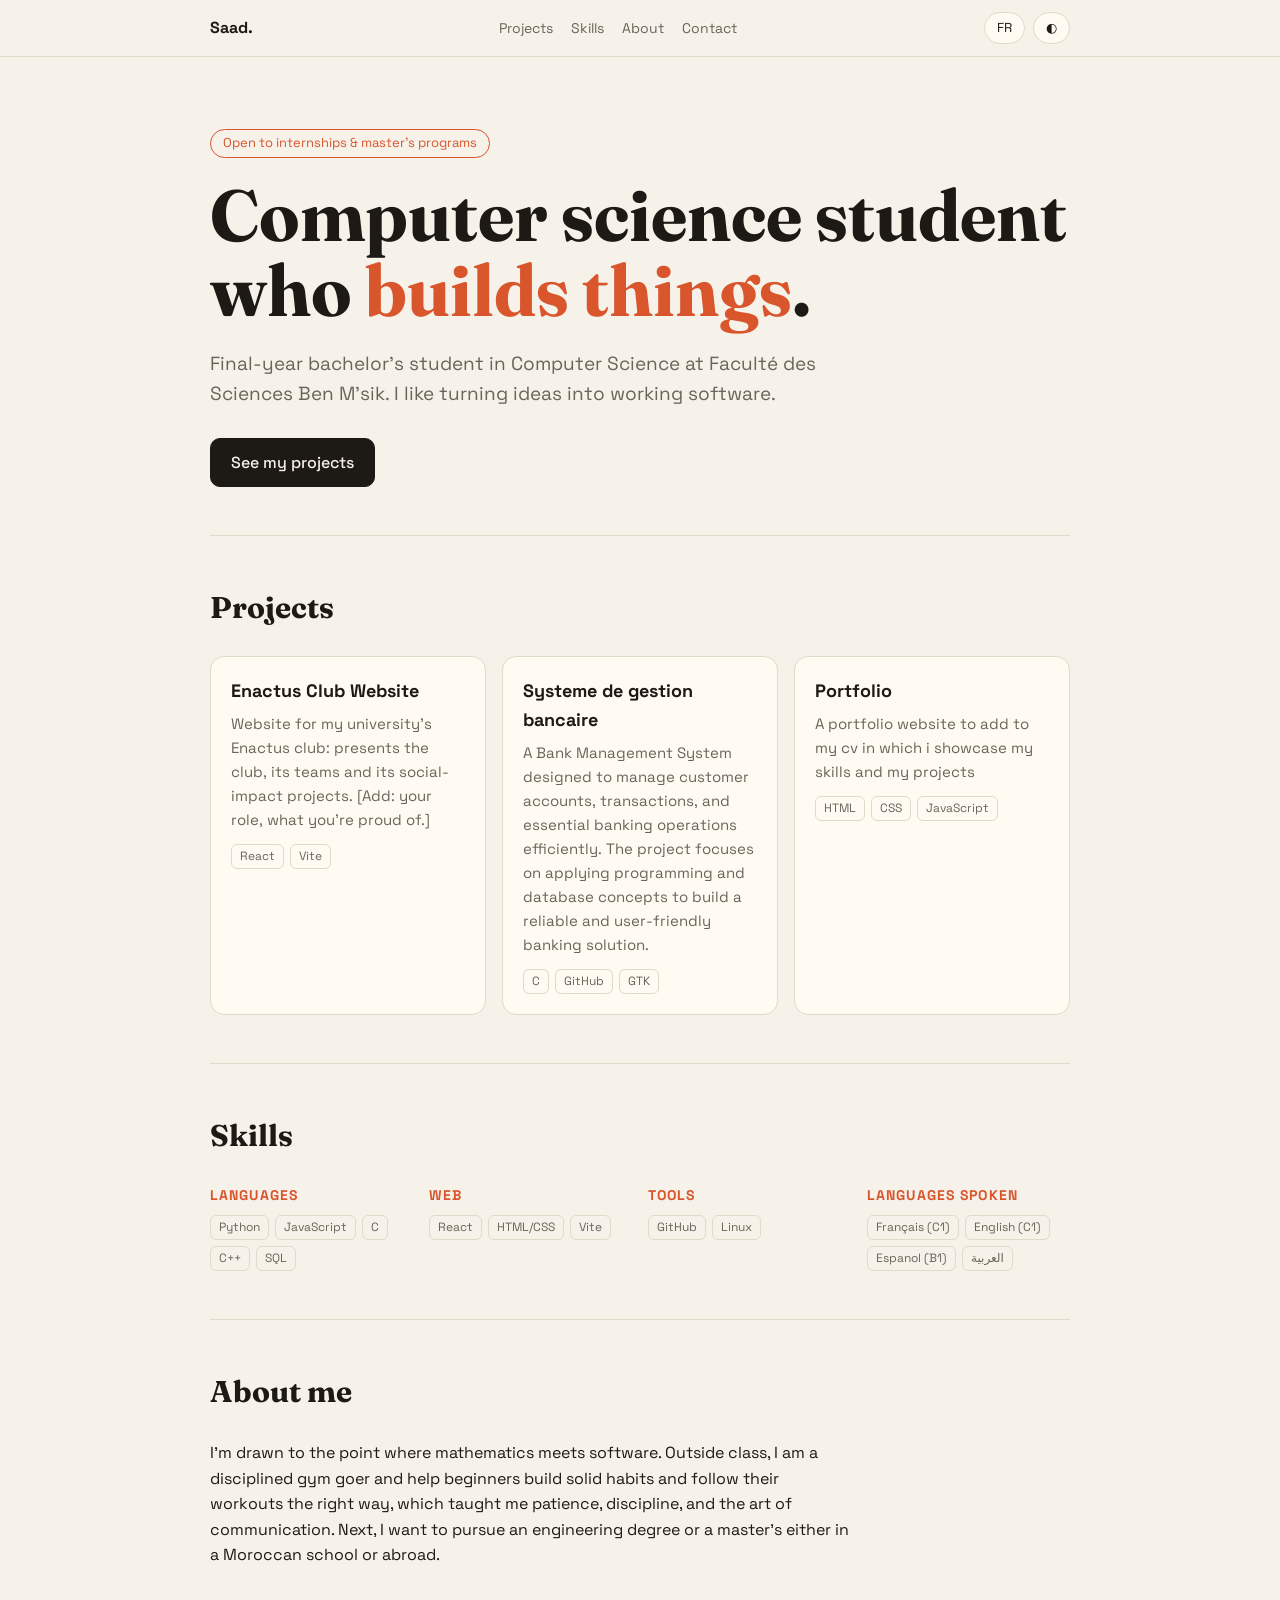
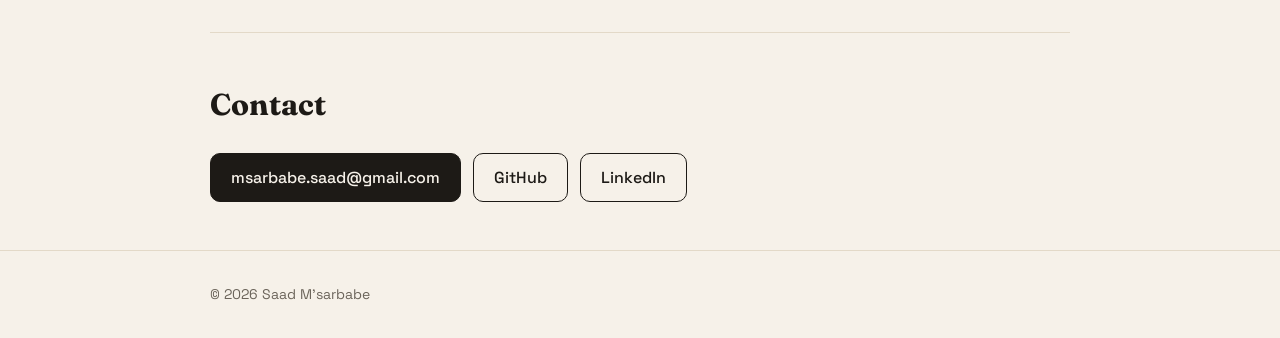
<file: index.html>
<!DOCTYPE html>
<html lang="en">
<head>
<meta charset="utf-8">
<meta name="viewport" content="width=device-width, initial-scale=1, viewport-fit=cover">
<title>Saad — Portfolio</title>
<link rel="preconnect" href="https://fonts.googleapis.com">
<link href="https://fonts.googleapis.com/css2?family=Fraunces:opsz,wght@9..144,500;9..144,700&family=Space+Grotesk:wght@400;500;600&display=swap" rel="stylesheet">
<link rel="stylesheet" href="PortfolioStyle.css">
<script src="Portfolio.js" defer></script>
</head>


<body>
<nav><div class="wrap">
  <strong>Saad.</strong>
  <div class="links">
    <a href="#projects"><span data-en>Projects</span><span data-fr>Projets</span></a>
    <a href="#skills"><span data-en>Skills</span><span data-fr>Compétences</span></a>
    <a href="#about"><span data-en>About</span><span data-fr>À propos</span></a>
    <a href="#contact">Contact</a>
  </div>
  <div class="tools"><button id="lang" aria-label="Language">FR</button><button id="theme" aria-label="Theme">◐</button></div>
</div></nav>

<main class="wrap">
<header class="hero">
  <span class="tag" data-en>Open to internships &amp; master's programs</span>
  <span class="tag" data-fr>Ouvert aux stages &amp; masters</span>
  <h1><span data-en>Computer science student who <em>builds things</em>.</span><span data-fr>Étudiant en informatique qui <em>construit des choses</em>.</span></h1>
  <p class="lead">
    <span data-en>Final-year bachelor's student in Computer Science at Faculté des Sciences Ben M'sik. I like turning ideas into working software.</span>
    <span data-fr>Étudiant en 3e année de licence en informatique à la Faculté des Sciences Ben M'sik. J'aime transformer des idées en logiciels qui fonctionnent.</span>
  </p>
  <div class="cta">
    <a class="btn main" href="#projects"><span data-en>See my projects</span><span data-fr>Voir mes projets</span></a>
  </div>
</header>

<section id="projects">
  <h2><span data-en>Projects</span><span data-fr>Projets</span></h2>
  <div class="grid">
    <article class="card">
      <h3>Enactus Club Website</h3>
      <p data-en>Website for my university's Enactus club: presents the club, its teams and its social-impact projects. [Add: your role, what you're proud of.]</p>
      <p data-fr>Site web du club Enactus de mon université : présentation du club, des équipes et des projets à impact social. [À compléter : votre rôle, votre fierté.]</p>
      <div class="chips"><span class="chip">React</span><span class="chip">Vite</span></div>
    </article>
    <article class="card">
      <h3>Systeme de gestion bancaire</h3>
      <p data-en>A Bank Management System designed to manage customer accounts, transactions, and essential banking operations efficiently. The project focuses on applying programming and database concepts to build a reliable and user-friendly banking solution.
</p>
      <p data-fr>Un systeme de gestion bancaire ayant comme objectif gerer efficacement les comptes clients, les transactions et les principales operations bancaires. Ce projet met en pratique les concepts de programmation et de bases de donnees afin de creer une solution fiable et intuitive.
</p>
      <div class="chips"><span class="chip">C</span><span class="chip">GitHub</span><span class="chip">GTK</span></div>
    </article>
    <article class="card">
      <h3>Portfolio</h3>
      <p data-en>A portfolio website to add to my cv in which i showcase my skills and my projects</p>
      <p data-fr>Un site web personnel dans lequel je partage mes compétences et mes projets réalisés</p>
      <div class="chips"><span class="chip">HTML</span><span class="chip">CSS</span><span class="chip">JavaScript</span></div>
    </article>
  </div>
</section>

<section id="skills">
  <h2><span data-en>Skills</span><span data-fr>Compétences</span></h2>
  <div class="skills">
    <div><h3><span data-en>Languages</span><span data-fr>Langages</span></h3><div class="chips"><span class="chip">Python</span><span class="chip">JavaScript</span><span class="chip">C</span><span class="chip">C++</span><span class="chip">SQL</span></div></div>
    <div><h3>Web</h3><div class="chips"><span class="chip">React</span><span class="chip">HTML/CSS</span><span class="chip">Vite</span></div></div>
    <div><h3><span data-en>Tools</span><span data-fr>Outils</span></h3><div class="chips"><span class="chip">GitHub</span><span class="chip">Linux</span></div></div>
    <div><h3><span data-en>Languages spoken</span><span data-fr>Langues</span></h3><div class="chips"><span class="chip">Français (C1)</span><span class="chip">English (C1)</span><span class="chip">Espanol (B1)</span><span class="chip">العربية</span></div></div>
  </div>
</section>

<section id="about">
  <h2><span data-en>About me</span><span data-fr>À propos</span></h2>
  <p class="about" data-en>I'm drawn to the point where mathematics meets software. Outside class, I am a disciplined gym goer and help beginners build solid habits and follow their workouts the right way, which taught me patience, discipline, and the art of communication. Next, I want to pursue an engineering degree or a master's either in a Moroccan school or abroad.</p>
  <p class="about" data-fr>Je suis attiré par le point de rencontre entre les mathématiques et le logiciel. En dehors des cours, je m'entraîne avec rigueur en salle de sport et j'aide les débutants à prendre de bonnes habitudes et à suivre correctement leurs entraînements, ce qui m'a appris la patience, la discipline et l'art de communiquer. Ensuite, je souhaite poursuivre un cycle ingénieur ou un master, dans une école marocaine ou à l'étranger.</p>
</section>

<section id="contact">
  <h2>Contact</h2>
  <div class="cta">
    <a class="btn main" href="mailto:msarbabe,saad@gmail.com">msarbabe.saad@gmail.com</a>
    <a class="btn" href="https://github.com/msar-saad" >GitHub</a>
    <a class="btn" href="https://www.linkedin.com/in/saad-m-sarbabe-06228b301/" >LinkedIn</a>
  </div>
</section>
</main>
<footer><div class="wrap">© 2026 Saad M'sarbabe</div></footer>


</body>
</html>
</file>
<file: PortfolioStyle.css>
:root{--bg:#f6f1e9;--card:#fffaf2;--ink:#1d1a16;--mute:#6b645a;--accent:#d9552b;--line:#e3d9c8;
box-sizing:border-box;padding-top:env(safe-area-inset-top,0px);padding-bottom:env(safe-area-inset-bottom,0px)}
@media (prefers-color-scheme:dark){:root:not([data-theme="light"]){--bg:#14120f;--card:#1e1b17;--ink:#f3ece0;--mute:#a49b8c;--accent:#ff7a4d;--line:#322d26}}
:root[data-theme="dark"]{--bg:#14120f;--card:#1e1b17;--ink:#f3ece0;--mute:#a49b8c;--accent:#ff7a4d;--line:#322d26}
html{scroll-padding-top:env(safe-area-inset-top,0px);scroll-behavior:smooth}
*{box-sizing:border-box}
body{margin:0;background:var(--bg);color:var(--ink);font-family:"Space Grotesk",system-ui,sans-serif;line-height:1.6}
a{color:inherit}
.wrap{max-width:900px;margin:0 auto;padding:0 20px}
nav{position:sticky;top:env(safe-area-inset-top,0px);background:var(--bg);border-bottom:1px solid var(--line);z-index:5}
nav .wrap{display:flex;align-items:center;justify-content:space-between;height:56px;gap:12px}
nav .links{display:flex;gap:18px;font-size:14px}
nav .links a{text-decoration:none;color:var(--mute)}
nav .links a:hover{color:var(--accent)}
.tools{display:flex;gap:8px}
button{font:inherit;font-size:13px;background:var(--card);color:var(--ink);border:1px solid var(--line);border-radius:999px;padding:5px 12px;cursor:pointer}
button:hover{border-color:var(--accent)}
.hero{padding:72px 0 48px}
.tag{display:inline-block;font-size:13px;color:var(--accent);border:1px solid var(--accent);border-radius:999px;padding:3px 12px;margin-bottom:20px}
h1{font-family:Fraunces,Georgia,serif;font-size:clamp(40px,8vw,72px);line-height:1.05;margin:0 0 20px}
h1 em{color:var(--accent);font-style:normal}
.lead{font-size:19px;color:var(--mute);max-width:620px;margin:0 0 28px}
.cta{display:flex;gap:12px;flex-wrap:wrap}
.btn{text-decoration:none;padding:11px 20px;border-radius:10px;font-weight:500;border:1px solid var(--ink)}
.btn.main{background:var(--ink);color:var(--bg)}
section{padding:48px 0;border-top:1px solid var(--line)}
h2{font-family:Fraunces,Georgia,serif;font-size:30px;margin:0 0 24px}
.grid{display:grid;gap:16px;grid-template-columns:repeat(auto-fit,minmax(250px,1fr))}
.card{background:var(--card);border:1px solid var(--line);border-radius:14px;padding:20px}
.card h3{margin:0 0 6px;font-size:18px}
.card p{margin:0 0 12px;color:var(--mute);font-size:15px}
.chips{display:flex;flex-wrap:wrap;gap:6px}
.chip{font-size:12px;border:1px solid var(--line);border-radius:6px;padding:2px 8px;color:var(--mute)}
.skills{display:grid;gap:16px;grid-template-columns:repeat(auto-fit,minmax(200px,1fr))}
.skills h3{font-size:14px;color:var(--accent);text-transform:uppercase;letter-spacing:.08em;margin:0 0 8px}
.about{max-width:640px}
footer{padding:32px 0;color:var(--mute);font-size:14px;border-top:1px solid var(--line)}
[data-fr]{display:none}
:root[data-lang="fr"] [data-fr]{display:revert}
:root[data-lang="fr"] [data-en]{display:none}
:root[data-lang="fr"] .links [data-fr],:root[data-lang="fr"] .cta [data-fr],:root[data-lang="fr"] .tag[data-fr]{display:inline}
@media(max-width:560px){nav .links{display:none}}
</file>
